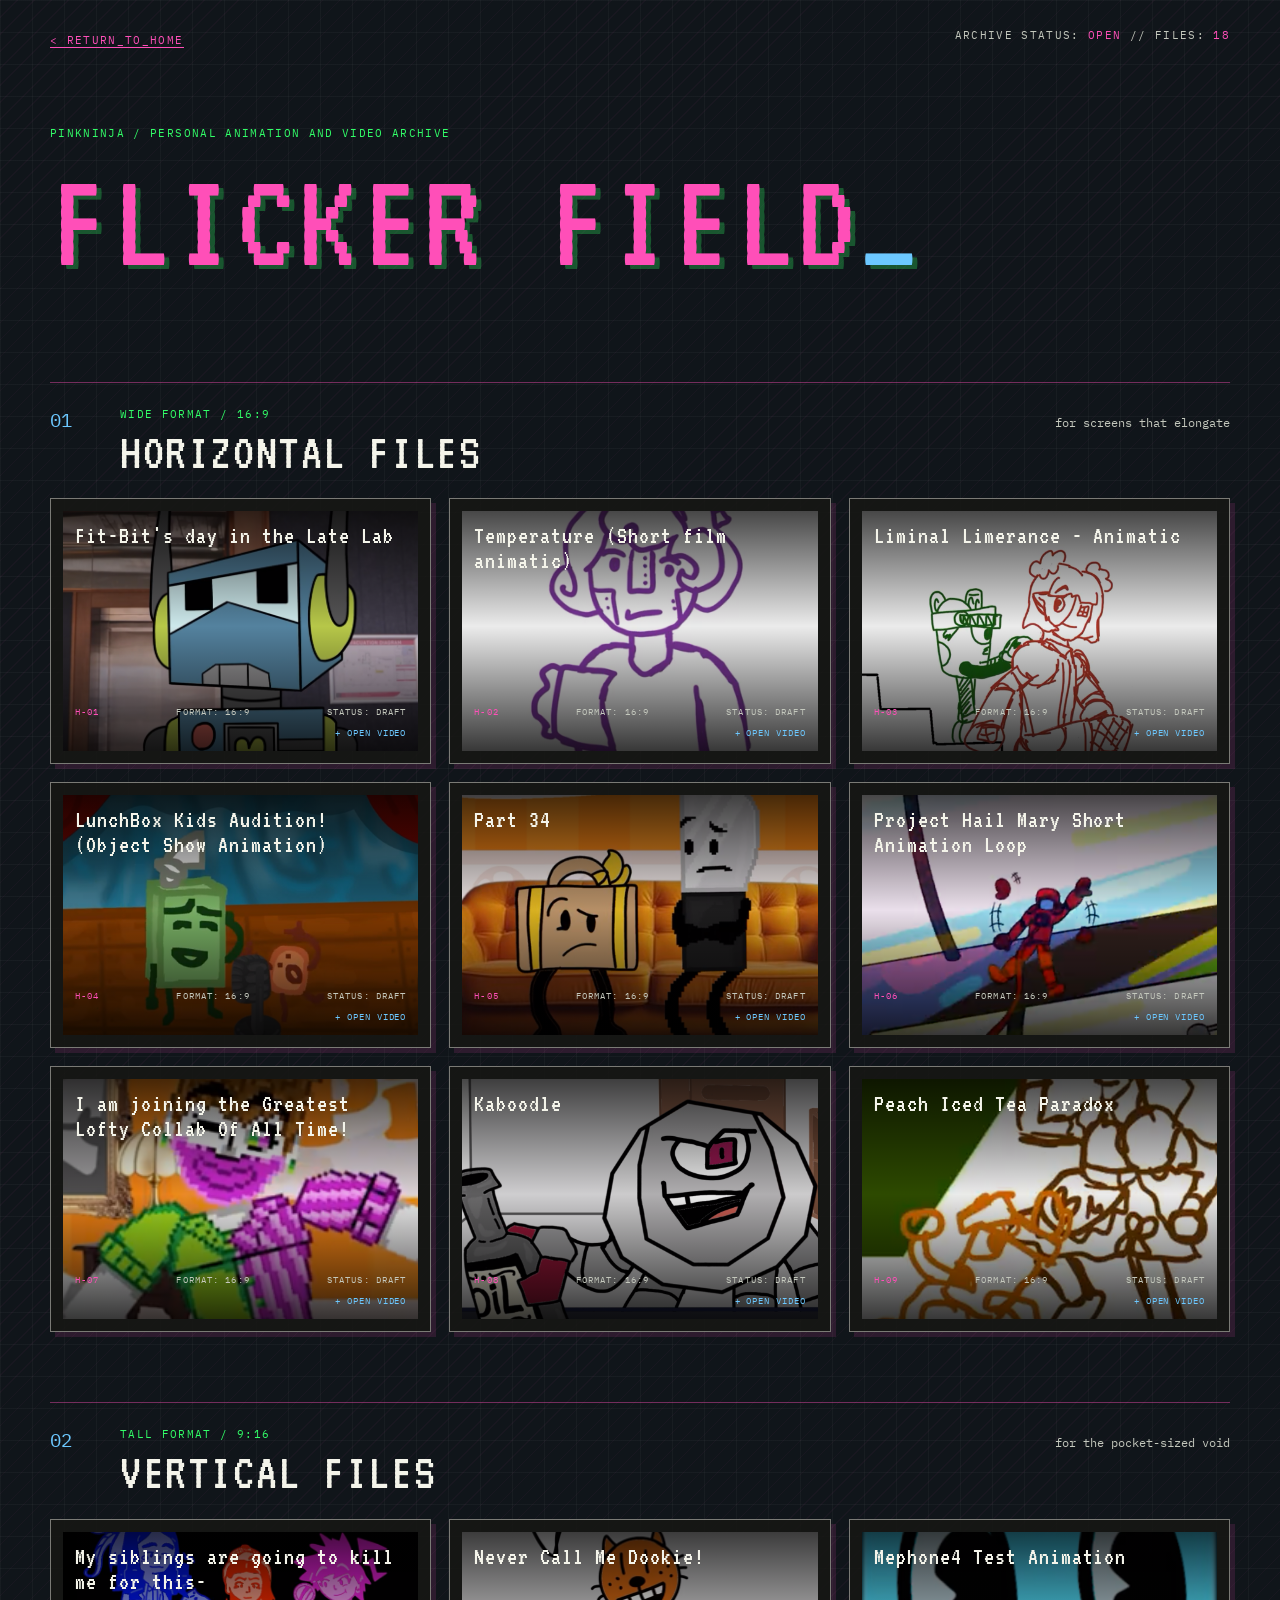
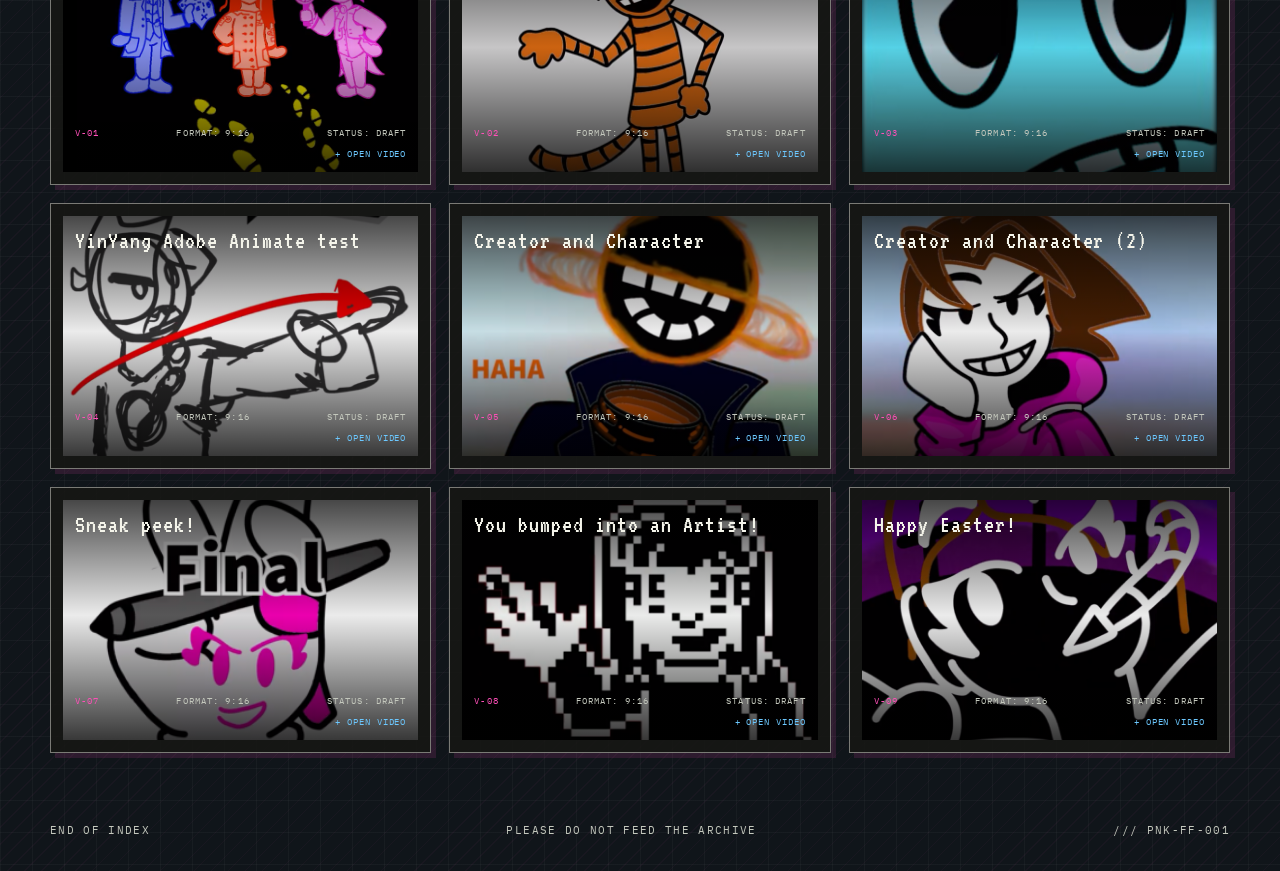
<file: html/Flicker_Field.html>
<!DOCTYPE html>
<html lang="en">
<head>
  <meta charset="UTF-8" />
  <meta name="viewport" content="width=device-width, initial-scale=1.0" />
  <meta name="description" content="Pink Ninja's Flicker Field video archive" />
  <title>Flicker Field // Pink Ninja</title>
  <link rel="stylesheet" href="../style/Flicker_Field.css" />
  <link rel="stylesheet" href="../style/loading.css" />
  <script src="../script/loading.js" defer></script>
  <script src="../script/Flicker_Field.js" defer></script>
</head>
<body>
  <header class="vault-header">
    <a class="return-link" href="./index.html">&lt; return_to_home</a>
    <p class="status-line">ARCHIVE STATUS: <span>OPEN</span> // FILES: <span>18</span></p>
    <div class="title-block">
      <p class="eyebrow">PINKNINJA / PERSONAL ANIMATION AND VIDEO ARCHIVE</p>
      <h1>FLICKER FIELD<span class="blink">_</span></h1>
    </div>
  </header>

  <main class="vault-main">
    <section class="archive-section" aria-labelledby="horizontal-title">
      <div class="section-heading">
        <span class="section-number">01</span>
        <div>
          <p class="section-kicker">WIDE FORMAT / 16:9</p>
          <h2 id="horizontal-title">HORIZONTAL FILES</h2>
        </div>
        <p class="section-note">for screens that elongate</p>
      </div>

      <div class="video-grid">
        <details class="video-entry">
          <summary style="--preview-image: url('../images/flicker_field/h_videos/preview_images/Fit-Bit.png')">
            <strong>Fit-Bit's day in the Late Lab</strong>
            <div class="entry-meta"><span>H-01</span><span>FORMAT: 16:9</span><span>STATUS: DRAFT</span></div>
          </summary>
          <div class="expanded-content">
            <video class="full-video slot-preview" controls preload="none" playsinline aria-label="Fit-Bit's day in the Late Lab">
              <source src="../images/flicker_field/h_videos/Fit-Bit's day in the Late Lab.mp4" type="video/mp4" />
              Your browser does not support HTML video.
            </video>
            <div class="archive-field"><span>NOTES / COMMENTS</span><p>What is happening here? What were you trying to catch?<br />reactions, reminders, loose threads...</p></div>
          </div>
        </details>

        <details class="video-entry">
          <summary style="--preview-image: url('../images/flicker_field/h_videos/preview_images/Temperature.png')">
            <strong>Temperature (Short film animatic)</strong>
            <div class="entry-meta"><span>H-02</span><span>FORMAT: 16:9</span><span>STATUS: DRAFT</span></div>
          </summary>
          <div class="expanded-content">
            <video class="full-video slot-preview" controls preload="none" playsinline aria-label="Temperature (Short film animatic)">
              <source src="../images/flicker_field/h_videos/Temperature (Short film animatic).mp4" type="video/mp4" />
              Your browser does not support HTML video.
            </video>
            <div class="archive-field"><span>NOTES / COMMENTS</span><p>What is happening here? What were you trying to catch?<br />reactions, reminders, loose threads...</p></div>
          </div>
        </details>

        <details class="video-entry">
          <summary style="--preview-image: url('../images/flicker_field/h_videos/preview_images/Liminal Limerance.png')">
            <strong>Liminal Limerance - Animatic</strong>
            <div class="entry-meta"><span>H-03</span><span>FORMAT: 16:9</span><span>STATUS: DRAFT</span></div>
          </summary>
          <div class="expanded-content">
            <video class="full-video slot-preview" controls preload="none" playsinline aria-label="Liminal Limerance - Animatic">
              <source src="../images/flicker_field/h_videos/Liminal Limerance - Animatic.mp4" type="video/mp4" />
              Your browser does not support HTML video.
            </video>
            <div class="archive-field"><span>NOTES / COMMENTS</span><p>What is happening here? What were you trying to catch?<br />reactions, reminders, loose threads...</p></div>
          </div>
        </details>

        <details class="video-entry">
          <summary style="--preview-image: url('../images/flicker_field/h_videos/preview_images/LunchBox Kids.png')">
            <strong>LunchBox Kids Audition! (Object Show Animation)</strong>
            <div class="entry-meta"><span>H-04</span><span>FORMAT: 16:9</span><span>STATUS: DRAFT</span></div>
          </summary>
          <div class="expanded-content">
            <video class="full-video slot-preview" controls preload="none" playsinline aria-label="LunchBox Kids Audition! (Object Show Animation)">
              <source src="../images/flicker_field/h_videos/LunchBox Kids Audition! (Object Show Animation).mp4" type="video/mp4" />
              Your browser does not support HTML video.
            </video>
            <div class="archive-field"><span>NOTES / COMMENTS</span><p>What is happening here? What were you trying to catch?<br />reactions, reminders, loose threads...</p></div>
          </div>
        </details>

        <details class="video-entry">
          <summary style="--preview-image: url('../images/flicker_field/h_videos/preview_images/Part 34.png')">
            <strong>Part 34</strong>
            <div class="entry-meta"><span>H-05</span><span>FORMAT: 16:9</span><span>STATUS: DRAFT</span></div>
          </summary>
          <div class="expanded-content">
            <video class="full-video slot-preview" controls preload="none" playsinline aria-label="Part 34">
              <source src="../images/flicker_field/h_videos/Part 34 [Inanimate Insanity Reanimated Animation].mp4" type="video/mp4" />
              Your browser does not support HTML video.
            </video>
            <div class="archive-field"><span>NOTES / COMMENTS</span><p>What is happening here? What were you trying to catch?<br />reactions, reminders, loose threads...</p></div>
          </div>
        </details>

        <details class="video-entry">
          <summary style="--preview-image: url('../images/flicker_field/h_videos/preview_images/Project Hail Mary.png')">
            <strong>Project Hail Mary Short Animation Loop</strong>
            <div class="entry-meta"><span>H-06</span><span>FORMAT: 16:9</span><span>STATUS: DRAFT</span></div>
          </summary>
          <div class="expanded-content">
            <video class="full-video slot-preview" controls preload="none" playsinline aria-label="Project Hail Mary Short Animation Loop">
              <source src="../images/flicker_field/h_videos/Project Hail Mary Short Animation Loop.mp4" type="video/mp4" />
              Your browser does not support HTML video.
            </video>
            <div class="archive-field"><span>NOTES / COMMENTS</span><p>What is happening here? What were you trying to catch?<br />reactions, reminders, loose threads...</p></div>
          </div>
        </details>

        <details class="video-entry">
          <summary style="--preview-image: url('../images/flicker_field/h_videos/preview_images/Lofty Collab.png')">
            <strong>I am joining the Greatest Lofty Collab Of All Time!</strong>
            <div class="entry-meta"><span>H-07</span><span>FORMAT: 16:9</span><span>STATUS: DRAFT</span></div>
          </summary>
          <div class="expanded-content">
            <video class="full-video slot-preview" controls preload="none" playsinline aria-label="I am joining the Greatest Lofty Collab Of All Time!">
              <source src="../images/flicker_field/h_videos/I am joining the Greatest Lofty Collab Of All Time!.mp4" type="video/mp4" />
              Your browser does not support HTML video.
            </video>
            <div class="archive-field"><span>NOTES / COMMENTS</span><p>What is happening here? What were you trying to catch?<br />reactions, reminders, loose threads...</p></div>
          </div>
        </details>

        <details class="video-entry">
          <summary style="--preview-image: url('../images/flicker_field/h_videos/preview_images/Kaboodle.png')">
            <strong>Kaboodle</strong>
            <div class="entry-meta"><span>H-08</span><span>FORMAT: 16:9</span><span>STATUS: DRAFT</span></div>
          </summary>
          <div class="expanded-content">
            <video class="full-video slot-preview" controls preload="none" playsinline aria-label="Kaboodle">
              <source src="../images/flicker_field/h_videos/Kaboodle.mp4" type="video/mp4" />
              Your browser does not support HTML video.
            </video>
            <div class="archive-field"><span>NOTES / COMMENTS</span><p>What is happening here? What were you trying to catch?<br />reactions, reminders, loose threads...</p></div>
          </div>
        </details>

        <details class="video-entry">
          <summary style="--preview-image: url('../images/flicker_field/h_videos/preview_images/Peach Iced Tea Paradox.png')">
            <strong>Peach Iced Tea Paradox</strong>
            <div class="entry-meta"><span>H-09</span><span>FORMAT: 16:9</span><span>STATUS: DRAFT</span></div>
          </summary>
          <div class="expanded-content">
            <video class="full-video slot-preview" controls preload="none" playsinline aria-label="Peach Iced Tea Paradox">
              <source src="../images/flicker_field/h_videos/Peach Iced Tea Paradox [Unfinished Animation].mp4" type="video/mp4" />
              Your browser does not support HTML video.
            </video>
            <div class="archive-field"><span>NOTES / COMMENTS</span><p>What is happening here? What were you trying to catch?<br />reactions, reminders, loose threads...</p></div>
          </div>
        </details>
      </div>
    </section>

    <section class="archive-section" aria-labelledby="vertical-title">
      <div class="section-heading">
        <span class="section-number">02</span>
        <div>
          <p class="section-kicker">TALL FORMAT / 9:16</p>
          <h2 id="vertical-title">VERTICAL FILES</h2>
        </div>
        <p class="section-note">for the pocket-sized void</p>
      </div>

      <div class="video-grid vertical-grid">
        <details class="video-entry">
          <summary style="--preview-image: url('../images/flicker_field/v_videos/preview_images/My Siblings are going to kill me for this-.png')">
            <strong>My siblings are going to kill me for this-</strong>
            <div class="entry-meta"><span>V-01</span><span>FORMAT: 9:16</span><span>STATUS: DRAFT</span></div>
          </summary>
          <div class="expanded-content">
            <video class="full-video slot-preview vertical-preview" controls preload="none" playsinline aria-label="My siblings are going to kill me for this-">
              <source src="../images/flicker_field/v_videos/My siblings are going to kill me for this-.mp4" type="video/mp4" />
              Your browser does not support HTML video.
            </video>
            <div class="archive-field"><span>NOTES / COMMENTS</span><p>What is happening here? What were you trying to catch?<br />reactions, reminders, loose threads...</p></div>
          </div>
        </details>

        <details class="video-entry">
          <summary style="--preview-image: url('../images/flicker_field/v_videos/preview_images/Never Call Me Dookie.png')">
            <strong>Never Call Me Dookie!</strong>
            <div class="entry-meta"><span>V-02</span><span>FORMAT: 9:16</span><span>STATUS: DRAFT</span></div>
          </summary>
          <div class="expanded-content">
            <video class="full-video slot-preview vertical-preview" controls preload="metadata" playsinline aria-label="Never Call Me Dookie! #dogman">
              <source src="../images/flicker_field/v_videos/Never%20Call%20Me%20Dookie!.mp4" type="video/mp4" />
              Your browser does not support HTML video.
            </video>
            <div class="archive-field"><span>NOTES / COMMENTS</span><p>What is happening here? What were you trying to catch?<br />reactions, reminders, loose threads...</p></div>
          </div>
        </details>

        <details class="video-entry">
          <summary style="--preview-image: url('../images/flicker_field/v_videos/preview_images/Mephone4.png')">
            <strong>Mephone4 Test Animation</strong>
            <div class="entry-meta"><span>V-03</span><span>FORMAT: 9:16</span><span>STATUS: DRAFT</span></div>
          </summary>
          <div class="expanded-content">
            <video class="full-video slot-preview vertical-preview" controls preload="metadata" playsinline aria-label="Mephone4 Test Animation #inanimateinsanity #animationepic #mephone4">
              <source src="../images/flicker_field/v_videos/Mephone4%20Test%20Animation.mp4" type="video/mp4" />
              Your browser does not support HTML video.
            </video>
            <div class="archive-field"><span>NOTES / COMMENTS</span><p>What is happening here? What were you trying to catch?<br />reactions, reminders, loose threads...</p></div>
          </div>
        </details>

        <details class="video-entry">
          <summary style="--preview-image: url('../images/flicker_field/v_videos/preview_images/YinYang.png')">
            <strong>YinYang Adobe Animate test</strong>
            <div class="entry-meta"><span>V-04</span><span>FORMAT: 9:16</span><span>STATUS: DRAFT</span></div>
          </summary>
          <div class="expanded-content">
            <video class="full-video slot-preview vertical-preview" controls preload="none" playsinline aria-label="YinYang Adobe Animate test">
              <source src="../images/flicker_field/v_videos/YinYang Adobe Animate test.mp4" type="video/mp4" />
              Your browser does not support HTML video.
            </video>
            <div class="archive-field"><span>NOTES / COMMENTS</span><p>What is happening here? What were you trying to catch?<br />reactions, reminders, loose threads...</p></div>
          </div>
        </details>

        <details class="video-entry">
          <summary style="--preview-image: url('../images/flicker_field/v_videos/preview_images/Creator and Character (2).png')">
            <strong>Creator and Character</strong>
            <div class="entry-meta"><span>V-05</span><span>FORMAT: 9:16</span><span>STATUS: DRAFT</span></div>
          </summary>
          <div class="expanded-content">
            <video class="full-video slot-preview vertical-preview" controls preload="none" playsinline aria-label="Creator and Character (2)">
              <source src="../images/flicker_field/v_videos/Creator and Character (2).mp4" type="video/mp4" />
              Your browser does not support HTML video.
            </video>
            <div class="archive-field"><span>NOTES / COMMENTS</span><p>What is happening here? What were you trying to catch?<br />reactions, reminders, loose threads...</p></div>
          </div>
        </details>

        <details class="video-entry">
          <summary style="--preview-image: url('../images/flicker_field/v_videos/preview_images/Creator and Character.png')">
            <strong>Creator and Character (2)</strong>
            <div class="entry-meta"><span>V-06</span><span>FORMAT: 9:16</span><span>STATUS: DRAFT</span></div>
          </summary>
          <div class="expanded-content">
            <video class="full-video slot-preview vertical-preview" controls preload="none" playsinline aria-label="Creator and Character">
              <source src="../images/flicker_field/v_videos/Creator and Character.mp4" type="video/mp4" />
              Your browser does not support HTML video.
            </video>
            <div class="archive-field"><span>NOTES / COMMENTS</span><p>What is happening here? What were you trying to catch?<br />reactions, reminders, loose threads...</p></div>
          </div>
        </details>

        <details class="video-entry">
          <summary style="--preview-image: url('../images/flicker_field/v_videos/preview_images/Sneak peek!.png')">
            <strong>Sneak peek!</strong>
            <div class="entry-meta"><span>V-07</span><span>FORMAT: 9:16</span><span>STATUS: DRAFT</span></div>
          </summary>
          <div class="expanded-content">
            <video class="full-video slot-preview vertical-preview" controls preload="none" playsinline aria-label="Sneak peek!">
              <source src="../images/flicker_field/v_videos/Sneak peek!.mp4" type="video/mp4" />
              Your browser does not support HTML video.
            </video>
            <div class="archive-field"><span>NOTES / COMMENTS</span><p>What is happening here? What were you trying to catch?<br />reactions, reminders, loose threads...</p></div>
          </div>
        </details>

        <details class="video-entry">
          <summary style="--preview-image: url('../images/flicker_field/v_videos/preview_images/You bumped into an Artist!.png')">
            <strong>You bumped into an Artist!</strong>
            <div class="entry-meta"><span>V-08</span><span>FORMAT: 9:16</span><span>STATUS: DRAFT</span></div>
          </summary>
          <div class="expanded-content">
            <video class="full-video slot-preview vertical-preview" controls preload="none" playsinline aria-label="You bumped into an Artist!">
              <source src="../images/flicker_field/v_videos/You bumped into an Artist!.mp4" type="video/mp4" />
              Your browser does not support HTML video.
            </video>
            <div class="archive-field"><span>NOTES / COMMENTS</span><p>What is happening here? What were you trying to catch?<br />reactions, reminders, loose threads...</p></div>
          </div>
        </details>

        <details class="video-entry">
          <summary style="--preview-image: url('../images/flicker_field/v_videos/preview_images/Happy Easter!.png')">
            <strong>Happy Easter!</strong>
            <div class="entry-meta"><span>V-09</span><span>FORMAT: 9:16</span><span>STATUS: DRAFT</span></div>
          </summary>
          <div class="expanded-content">
            <video class="full-video slot-preview vertical-preview" controls preload="none" playsinline aria-label="Happy Easter!">
              <source src="../images/flicker_field/v_videos/Happy Easter!.mp4" type="video/mp4" />
              Your browser does not support HTML video.
            </video>
            <div class="archive-field"><span>NOTES / COMMENTS</span><p>What is happening here? What were you trying to catch?<br />reactions, reminders, loose threads...</p></div>
          </div>
        </details>
      </div>
    </section>
  </main>

  <footer class="vault-footer"><span>END OF INDEX</span><span>PLEASE DO NOT FEED THE ARCHIVE</span><span>/// PNK-FF-001</span></footer>
</body>
</html>
</file>
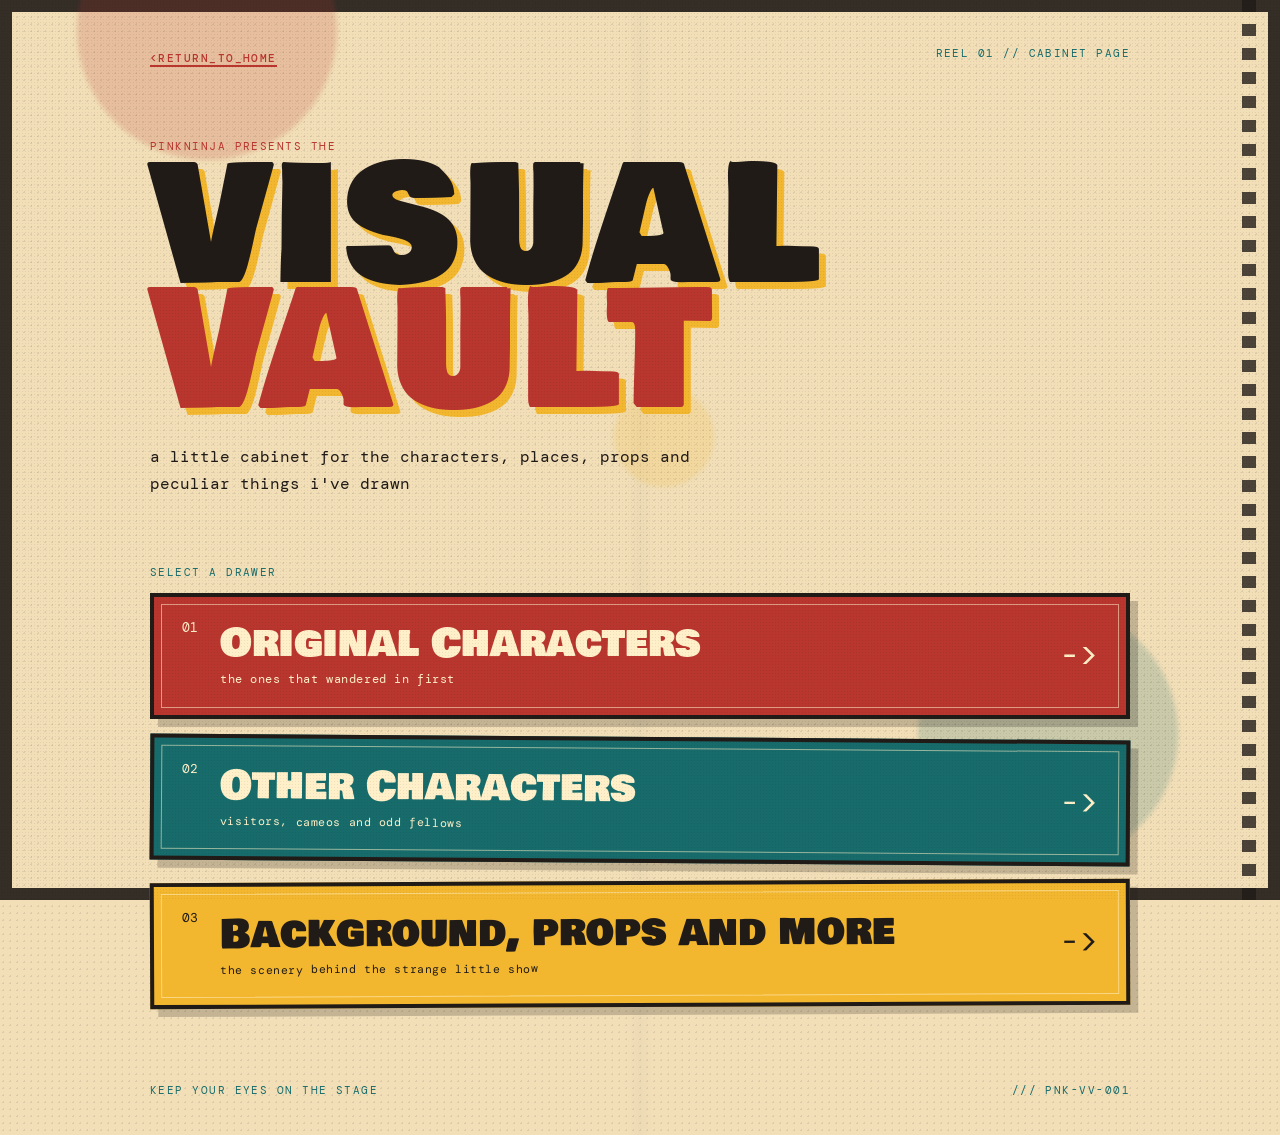
<file: html/Visual_Vault.html>
<!DOCTYPE html>
<html lang="en">
<head>
  <meta charset="UTF-8" />
  <meta name="viewport" content="width=device-width, initial-scale=1.0" />
  <meta name="description" content="Pink Ninja's Visual Vault character and environment archive" />
  <title>Visual Vault // Pink Ninja</title>
  <link rel="stylesheet" href="../style/Visual_Vault.css" />
  <link rel="stylesheet" href="../style/loading.css" />
  <script src="../script/loading.js" defer></script>
</head>
<body>
  <div class="film-grain" aria-hidden="true"></div>
  <div class="stage-lights" aria-hidden="true"><span></span><span></span><span></span></div>

  <header class="vault-header">
    <a class="return-link" href="./index.html">&lt;return_to_home</a>
    <p class="archive-mark">REEL 01 // CABINET PAGE</p>
    <div class="title-block">
      <p class="eyebrow">PINKNINJA PRESENTS THE</p>
      <h1>VISUAL<br /><em>VAULT</em></h1>
      <p class="subtitle">a little cabinet for the characters, places, props and peculiar things i've drawn</p>
    </div>
  </header>

  <main class="vault-main">
    <p class="instruction">SELECT A DRAWER</p>
    <nav class="vault-menu" aria-label="Visual Vault categories">
      <a class="vault-button button-characters" href="./Original_Characters.html">
        <span class="button-number">01</span>
        <span class="button-copy"><strong>Original Characters</strong><small>the ones that wandered in first</small></span>
        <span class="button-arrow">-&gt;</span>
      </a>
      <a class="vault-button button-other" href="./Other_Characters.html">
        <span class="button-number">02</span>
        <span class="button-copy"><strong>Other Characters</strong><small>visitors, cameos and odd fellows</small></span>
        <span class="button-arrow">-&gt;</span>
      </a>
      <a class="vault-button button-world" href="#backgrounds-props">
        <span class="button-number">03</span>
        <span class="button-copy"><strong>Background, props and more</strong><small>the scenery behind the strange little show</small></span>
        <span class="button-arrow">-&gt;</span>
      </a>
    </nav>
  </main>

  <footer class="vault-footer"><span>KEEP YOUR EYES ON THE STAGE</span><span>/// PNK-VV-001</span></footer>
</body>
</html>
</file>
<file: style/Flicker_Field.css>
@import url("https://fonts.googleapis.com/css2?family=IBM+Plex+Mono:wght@400;500;700&family=VT323&display=swap");

:root {
  color-scheme: dark;
  --acid: #ff4fb8;
  --green: #32ff68;
  --blue: #6cc8ff;
  --ink: #090909;
  --paper: #f4f4ea;
  --muted: #c4c8bd;
  --line: rgba(255, 79, 184, 0.42);
}

* { box-sizing: border-box; }

body {
  min-width: 320px;
  margin: 0;
  color: var(--paper);
  font-family: "IBM Plex Mono", "Courier New", monospace;
  background-color: #10151a;
  background-image:
    linear-gradient(rgba(244, 244, 234, 0.035) 1px, transparent 1px),
    linear-gradient(90deg, rgba(244, 244, 234, 0.035) 1px, transparent 1px),
    repeating-linear-gradient(135deg, rgba(255, 79, 184, 0.035) 0 1px, transparent 1px 12px);
  background-size: 32px 32px, 32px 32px, 100% 100%;
}

.vault-header,
.vault-main,
.vault-footer { width: min(1180px, calc(100% - 40px)); margin-inline: auto; }

.vault-header,
.vault-main,
.vault-footer { position: relative; z-index: 1; }

.vault-header { padding: 28px 0 66px; }

.return-link,
.status-line,
.eyebrow,
.section-kicker,
.entry-meta,
.vault-footer { font-size: 0.7rem; letter-spacing: 0.12em; text-transform: uppercase; }

.return-link { color: var(--acid); text-decoration: none; border-bottom: 1px solid var(--acid); }
.return-link:hover { color: var(--green); border-color: var(--green); }
.status-line { float: right; margin: 0; color: var(--muted); }
.status-line span { color: var(--acid); }

.title-block { clear: both; padding-top: 78px; max-width: 850px; }
.eyebrow, .section-kicker { margin: 0 0 10px; color: var(--green); }
h1, h2 { margin: 0; font-family: "VT323", monospace; font-weight: 400; line-height: 0.82; letter-spacing: 0.03em; }
h1 { color: var(--acid); font-size: clamp(4rem, 12vw, 9rem); text-shadow: 5px 4px 0 rgba(50, 255, 104, 0.28); }
.blink { color: var(--blue); animation: blink 1.1s steps(2, jump-none) infinite; }
.subtitle { max-width: 650px; margin: 26px 0 0; color: var(--paper); font-size: clamp(0.8rem, 1.5vw, 1rem); line-height: 1.7; }

.archive-section { border-top: 1px solid var(--line); padding: 24px 0 70px; }
.section-heading { display: grid; grid-template-columns: 55px 1fr auto; gap: 15px; align-items: start; margin-bottom: 24px; }
.section-number { color: var(--blue); font-size: 1.2rem; }
h2 { color: var(--paper); font-size: clamp(2rem, 5vw, 3.3rem); }
.section-note { margin: 8px 0 0; color: var(--muted); font-size: 0.75rem; text-align: right; }

.video-grid { display: grid; grid-template-columns: repeat(3, 1fr); gap: 18px; }
.video-entry[open] { grid-column: 1 / -1; }
.video-entry { min-width: 0; padding: 12px; border: 1px solid rgba(244, 244, 234, 0.45); background: rgba(22, 22, 19, 0.82); box-shadow: 5px 5px 0 rgba(255, 79, 184, 0.12); transition: transform 0.2s ease, border-color 0.2s ease; }
.video-entry:hover, .video-entry[open] { border-color: var(--green); transform: translate(-2px, -2px); }
.video-entry summary { position: relative; isolation: isolate; display: flex; flex-direction: column; min-height: 240px; padding: 12px; list-style: none; cursor: pointer; outline: 0; background-color: #151510; background-image: var(--preview-image); background-position: center; background-repeat: no-repeat; background-size: cover; }
.video-entry summary::-webkit-details-marker { display: none; }
.video-entry summary::before { position: absolute; z-index: 0; inset: 0; content: ""; background: linear-gradient(180deg, rgba(0, 0, 0, 0.72), rgba(0, 0, 0, 0.08) 48%, rgba(0, 0, 0, 0.78)); pointer-events: none; }
.video-entry summary strong { position: relative; z-index: 1; display: block; color: var(--paper); font-family: "VT323", monospace; font-size: 1.55rem; font-weight: 400; letter-spacing: 0.04em; }
.video-entry summary::after { position: relative; z-index: 1; display: block; margin-top: 0; color: var(--blue); font-size: 0.58rem; letter-spacing: 0.1em; text-align: right; }
.video-entry:not([open]) summary .entry-meta { position: relative; z-index: 1; margin: auto 0 8px; }
.video-entry[open] summary { min-height: 0; padding: 0; background-color: transparent; background-image: none; }
.video-entry[open] summary::before { display: none; }
.video-entry[open] summary .entry-meta { margin: 12px 0 16px; }
.video-entry[open] summary::after { content: "- CLOSE VIDEO"; }
.video-entry:not([open]) summary::after { content: "+ OPEN VIDEO"; }
.expanded-content { padding-top: 14px; }
.slot-preview { display: block; width: 100%; margin-top: 12px; aspect-ratio: 16 / 9; border: 1px solid var(--line); background-color: #151510; background-position: center; background-repeat: no-repeat; background-size: cover; }
.vertical-preview { width: min(52%, 110px); margin-inline: auto; aspect-ratio: 9 / 16; }
.video-entry[open] .vertical-preview { width: min(68%, 260px); max-height: calc(100vh - 250px); }
.entry-meta { display: flex; flex-wrap: wrap; justify-content: space-between; gap: 6px; margin: 12px 0 16px; color: var(--muted); font-size: 0.58rem; }
.entry-meta span:first-child { color: var(--acid); }
.archive-field { margin-top: 12px; color: var(--green); font-size: 0.62rem; letter-spacing: 0.1em; }
.archive-field p { min-height: 35px; margin: 6px 0 0; padding: 9px; border: 1px solid rgba(244, 244, 234, 0.38); color: var(--muted); font: inherit; font-size: 0.72rem; line-height: 1.5; letter-spacing: 0; background: #0d0d0c; }
.archive-field:last-child p { min-height: 76px; }
.vault-footer { display: flex; justify-content: space-between; gap: 15px; padding: 0 0 34px; color: var(--muted); }

@keyframes blink { 50% { opacity: 0; } }

@media (min-width: 821px) {
  h1 {
    line-height: 1;
    margin-bottom: 22px;
    white-space: nowrap;
  }

  .subtitle {
    margin-top: 0;
  }
}

@media (max-width: 820px) {
  .vault-header, .vault-main, .vault-footer { width: min(100% - 28px, 600px); }
  .vault-header { padding-top: 20px; padding-bottom: 45px; }
  .status-line { float: none; margin-top: 18px; }
  .title-block { padding-top: 54px; }
  .video-grid { grid-template-columns: 1fr 1fr; }
  .section-note { grid-column: 2 / -1; text-align: left; margin-top: 0; }
  .vault-footer { flex-direction: column; }
}

@media (max-width: 520px) {
  .section-heading { grid-template-columns: 38px 1fr; }
  .video-grid { grid-template-columns: 1fr; }
  .vertical-preview { width: 52%; }
  .featured-entry { order: -1; }
}
</file>
<file: style/loading.css>
.site-loader {
  position: fixed;
  inset: 0;
  z-index: 9999;
  display: grid;
  place-items: center;
  background: #111;
  transition: opacity 320ms ease, visibility 320ms ease;
}

.site-loader-inner {
  display: grid;
  justify-items: center;
  gap: 14px;
}

.site-loader img {
  width: min(180px, 45vw);
  max-height: 45vh;
  object-fit: contain;
}

.site-loader span {
  color: #f5f2e8;
  font-family: "Courier New", monospace;
  font-size: 0.68rem;
  letter-spacing: 0.18em;
  text-transform: uppercase;
}

.site-loader.is-hidden {
  opacity: 0;
  visibility: hidden;
  pointer-events: none;
}
</file>
<file: style/Visual_Vault.css>
@import url("https://fonts.googleapis.com/css2?family=Bowlby+One+SC&family=DM+Mono:wght@400;500&display=swap");

:root {
  color-scheme: light;
  --paper: #f2dfb8;
  --paper-light: #fff0c9;
  --ink: #211b18;
  --red: #b9362f;
  --teal: #176c6b;
  --yellow: #f3b72f;
  --shadow: rgba(33, 27, 24, 0.22);
}

* { box-sizing: border-box; }

body {
  min-width: 320px;
  min-height: 100vh;
  margin: 0;
  overflow-x: hidden;
  color: var(--ink);
  font-family: "DM Mono", "Courier New", monospace;
  background-color: var(--paper);
  background-image: radial-gradient(rgba(33, 27, 24, 0.1) 1px, transparent 1px), linear-gradient(90deg, transparent 49%, rgba(33, 27, 24, 0.025) 50%, transparent 51%);
  background-size: 7px 7px, 100% 100%;
}

body::before,
body::after { position: fixed; z-index: -2; content: ""; pointer-events: none; }
body::before { inset: 0; border: 12px solid var(--ink); opacity: 0.9; }
body::after { top: 0; right: 24px; bottom: 0; width: 14px; background: repeating-linear-gradient(var(--ink) 0 12px, transparent 12px 24px); opacity: 0.8; }

.film-grain { position: fixed; inset: 0; z-index: 4; opacity: 0.08; pointer-events: none; background-image: radial-gradient(var(--ink) 0.7px, transparent 0.7px); background-size: 3px 3px; mix-blend-mode: multiply; }
.stage-lights { position: fixed; inset: 0; z-index: -1; overflow: hidden; pointer-events: none; }
.stage-lights span { position: absolute; width: 260px; height: 260px; border-radius: 50%; opacity: 0.18; filter: blur(2px); }
.stage-lights span:nth-child(1) { top: -100px; left: 6%; background: var(--red); }
.stage-lights span:nth-child(2) { right: 8%; bottom: 4%; background: var(--teal); }
.stage-lights span:nth-child(3) { top: 43%; left: 48%; width: 100px; height: 100px; background: var(--yellow); }

.vault-header,
.vault-main,
.vault-footer { position: relative; width: min(980px, calc(100% - 64px)); margin-inline: auto; }
.vault-header { padding: 46px 0 34px; }
.return-link, .archive-mark, .eyebrow, .instruction, .vault-footer { font-size: 0.7rem; letter-spacing: 0.13em; text-transform: uppercase; }
.return-link { color: var(--red); font-weight: 500; text-decoration: none; border-bottom: 2px solid var(--red); }
.return-link:hover { color: var(--teal); border-color: var(--teal); }
.archive-mark { float: right; margin: 0; color: var(--teal); }
.title-block { clear: both; padding-top: 72px; }
.eyebrow { margin: 0 0 12px; color: var(--red); }
h1 { margin: 0; color: var(--ink); font-family: "Bowlby One SC", Impact, sans-serif; font-size: clamp(4.5rem, 14vw, 10rem); font-weight: 400; line-height: 0.78; letter-spacing: 0.02em; text-shadow: 7px 7px 0 var(--yellow); }
h1 em { color: var(--red); font-style: normal; }
.title-star { color: var(--teal); font-family: "DM Mono", monospace; font-size: 0.35em; vertical-align: top; text-shadow: none; }
.subtitle { max-width: 620px; margin: 28px 0 0; font-size: clamp(0.8rem, 1.5vw, 1rem); line-height: 1.7; }

.vault-main { padding: 34px 0 76px; }
.instruction { margin: 0 0 14px; color: var(--teal); }
.vault-menu { display: grid; gap: 18px; }
.vault-button { position: relative; display: flex; align-items: center; gap: 22px; min-height: 126px; padding: 22px 28px; color: var(--paper-light); text-decoration: none; border: 4px solid var(--ink); box-shadow: 8px 8px 0 var(--shadow); transition: transform 0.18s ease, box-shadow 0.18s ease; }
.vault-button::before { position: absolute; inset: 7px; content: ""; border: 1px solid rgba(255, 240, 201, 0.55); pointer-events: none; }
.vault-button:hover { transform: translate(3px, 3px) rotate(-0.4deg); box-shadow: 4px 4px 0 var(--shadow); }
.button-characters { background: var(--red); }
.button-other { background: var(--teal); transform: rotate(0.4deg); }
.button-world { color: var(--ink); background: var(--yellow); transform: rotate(-0.25deg); }
.button-number { z-index: 1; align-self: flex-start; font-size: 0.8rem; }
.button-copy { z-index: 1; display: flex; flex: 1; flex-direction: column; gap: 8px; }
.button-copy strong { font-family: "Bowlby One SC", Impact, sans-serif; font-size: clamp(1.4rem, 3.4vw, 2.5rem); font-weight: 400; line-height: 1; }
.button-copy small { font-size: 0.72rem; letter-spacing: 0.05em; }
.button-arrow { z-index: 1; font-size: 2rem; }
.vault-footer { display: flex; justify-content: space-between; gap: 18px; padding: 0 0 38px; color: var(--teal); }

@media (max-width: 640px) {
  .vault-header, .vault-main, .vault-footer { width: min(100% - 38px, 500px); }
  .vault-header { padding-top: 30px; }
  .archive-mark { float: none; margin-top: 20px; }
  .title-block { padding-top: 54px; }
  .vault-button { min-height: 112px; padding: 18px; gap: 12px; }
  .button-copy strong { font-size: 1.35rem; }
  .button-copy small { line-height: 1.4; }
  .button-arrow { font-size: 1.4rem; }
  .vault-footer { flex-direction: column; }
}
</file>
